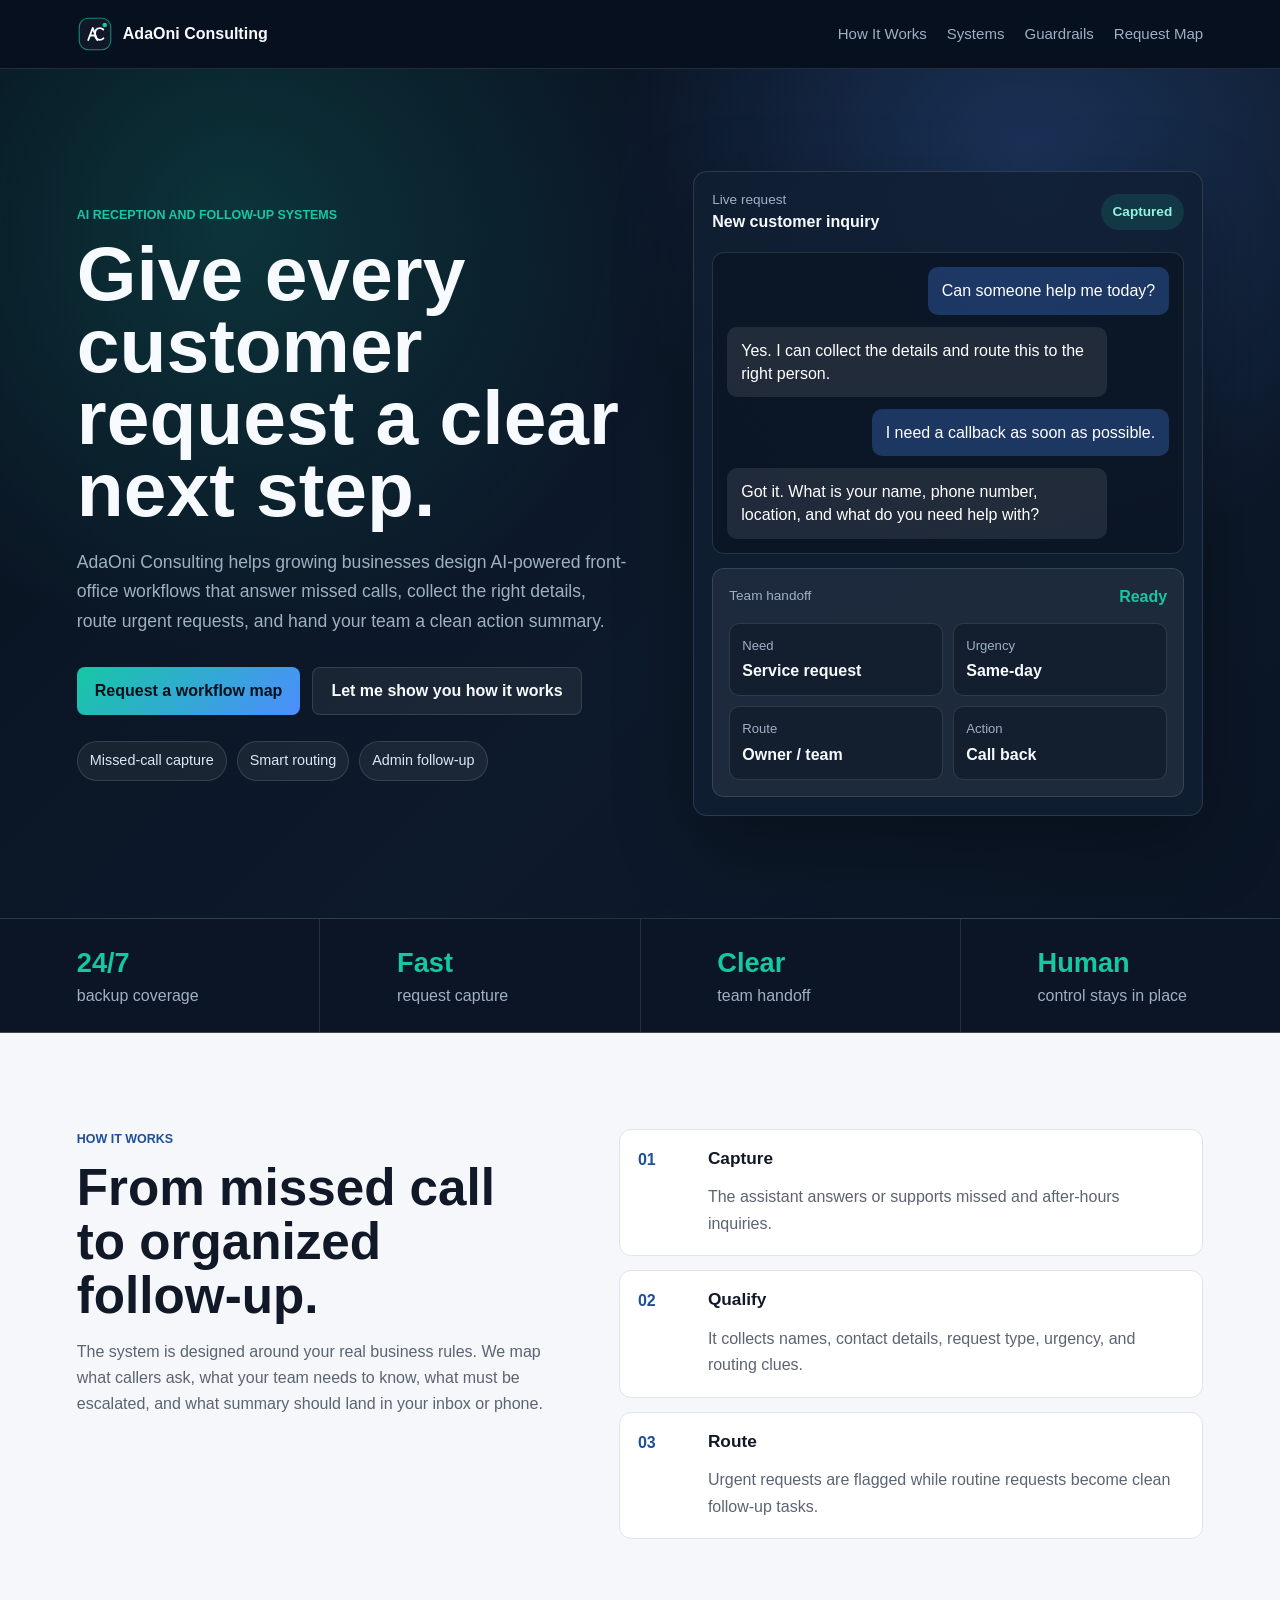
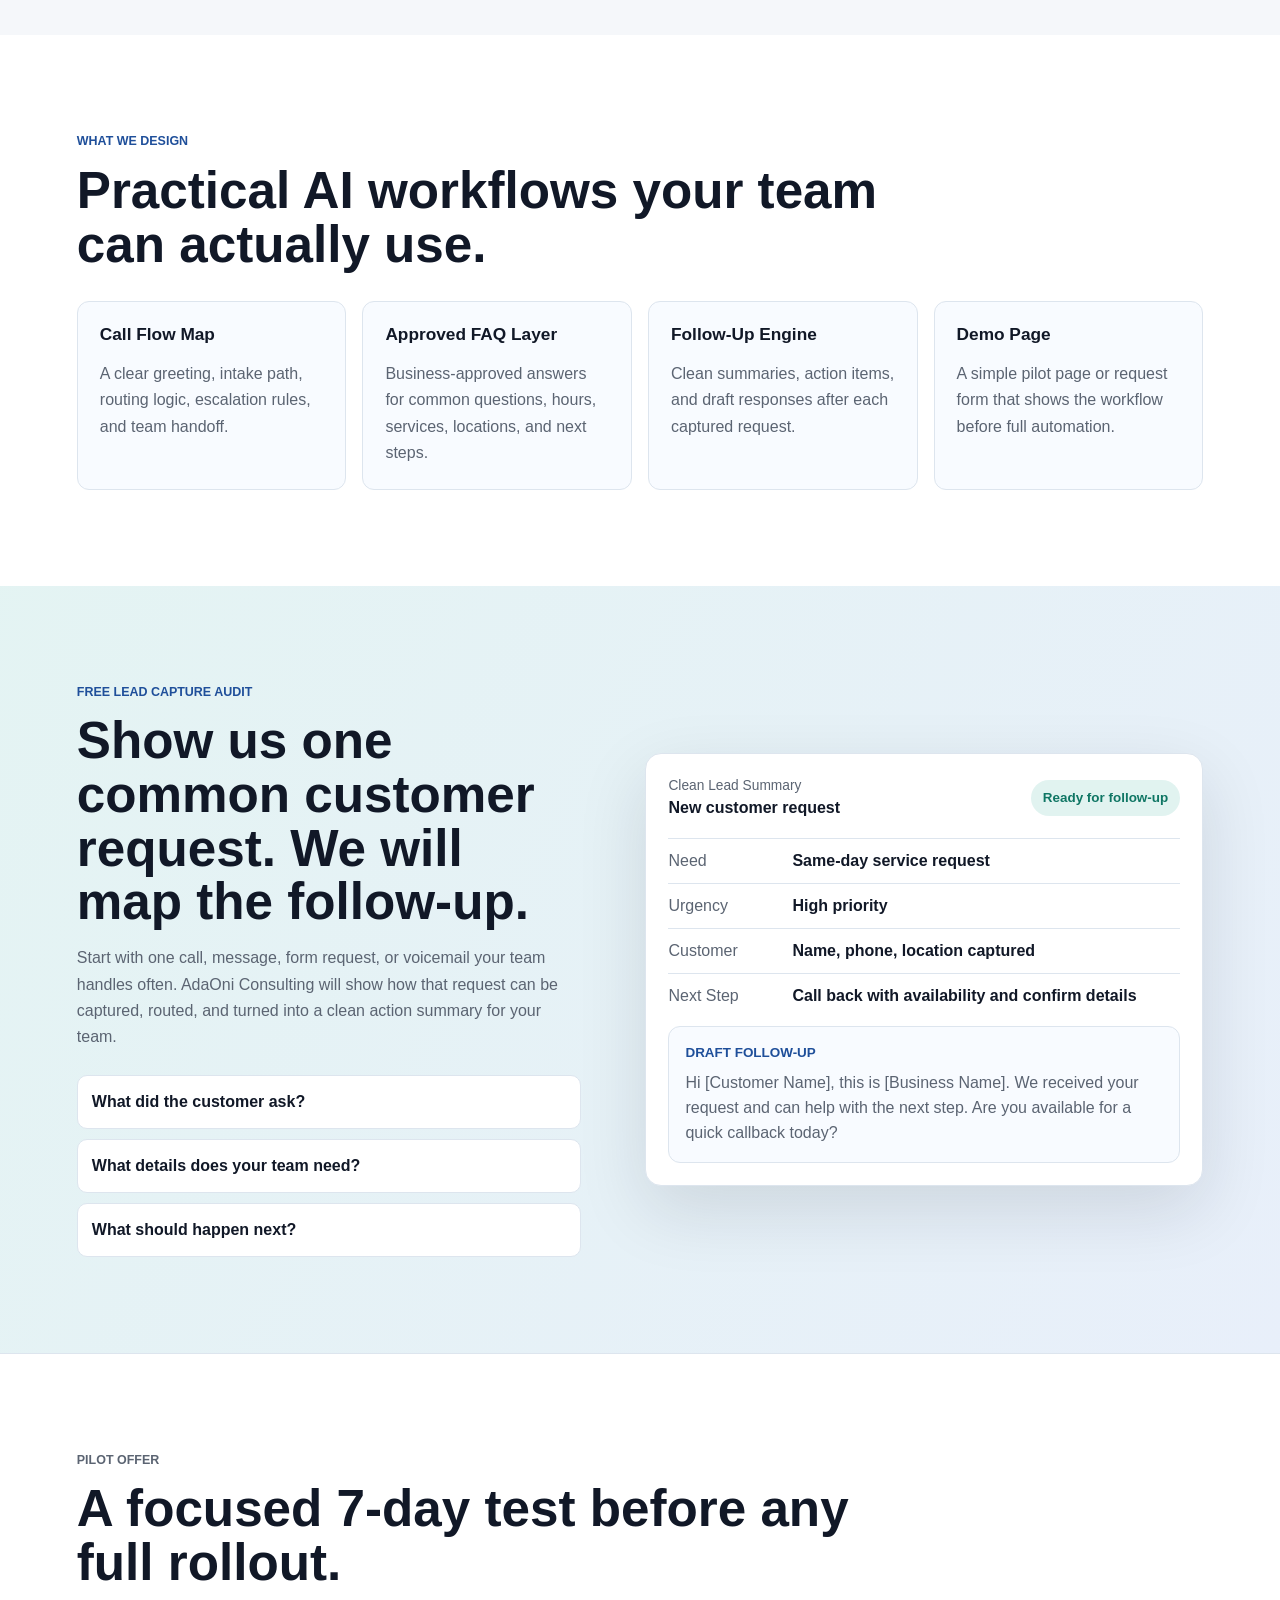
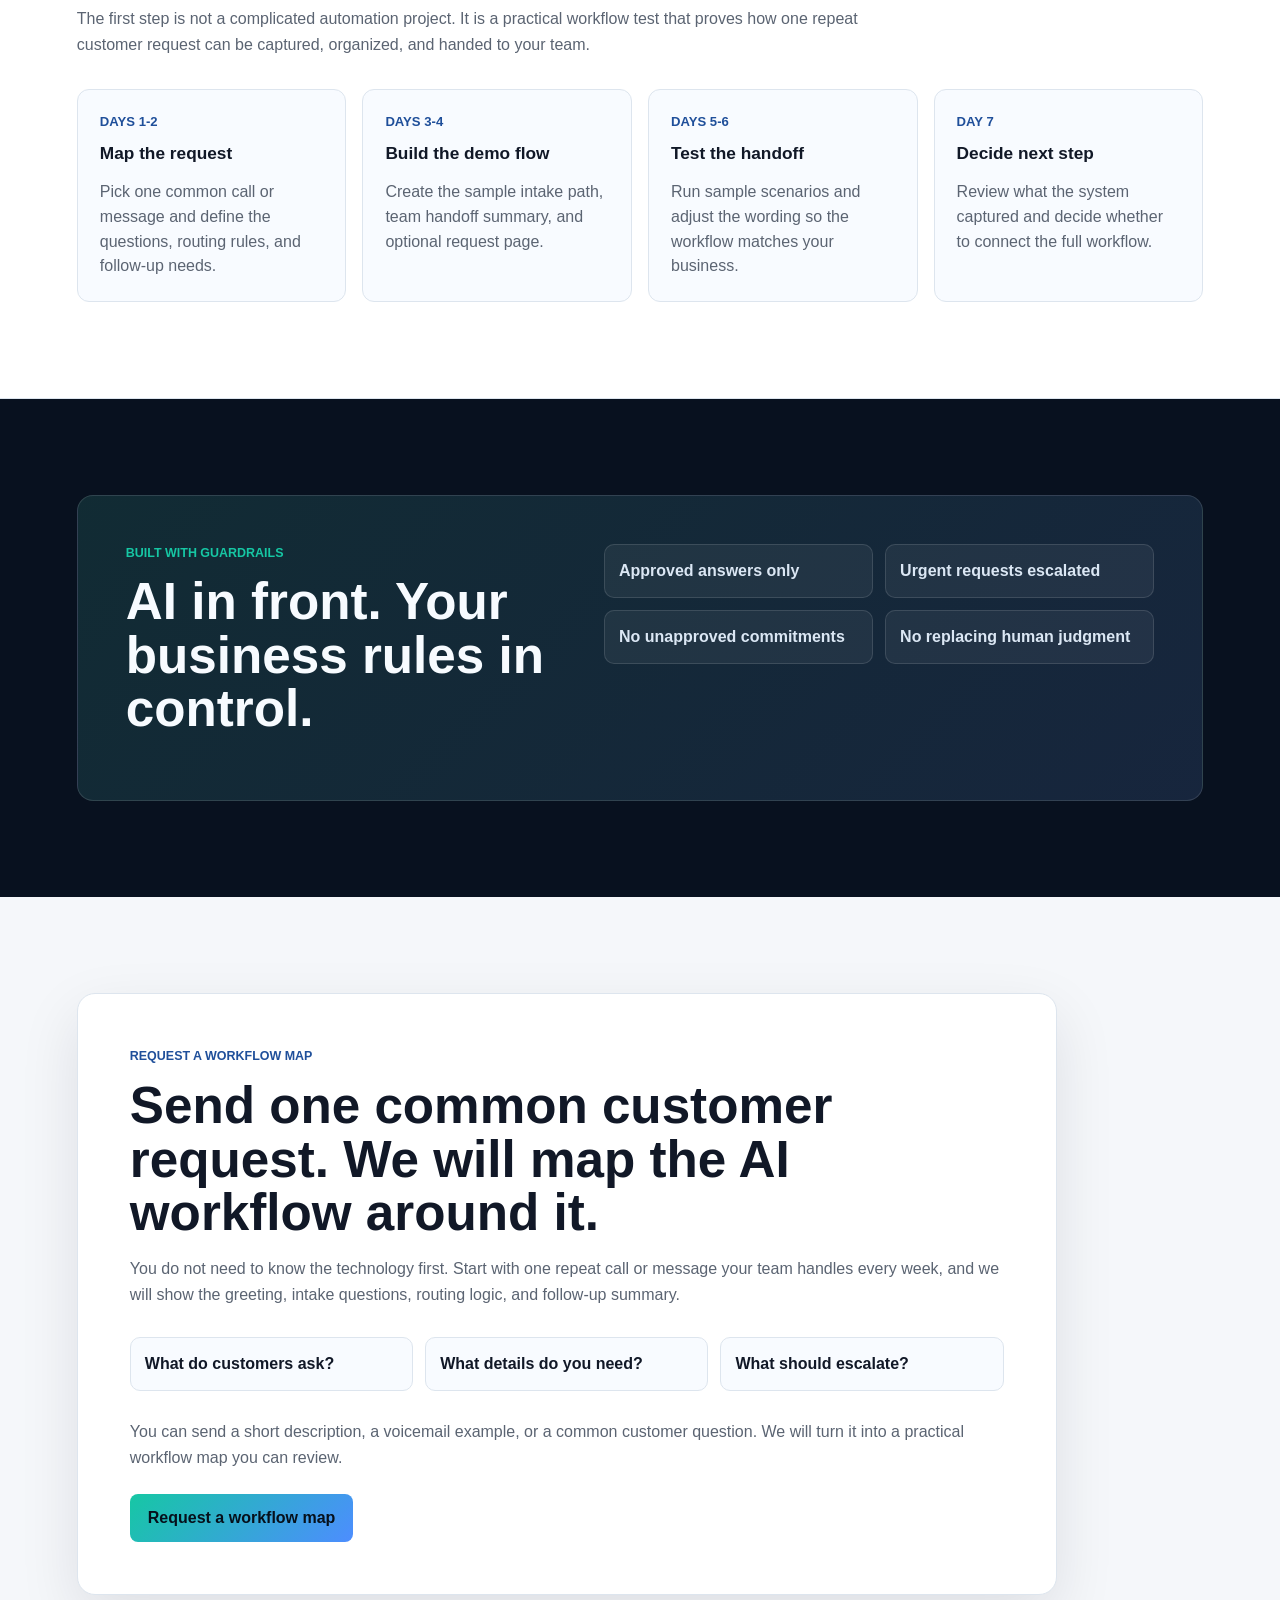
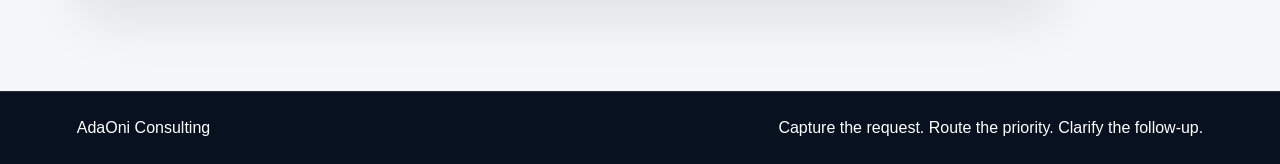
<file: Always_Open_Assistant/index.html>
<!doctype html>
<html lang="en">
  <head>
    <meta charset="utf-8">
    <meta name="viewport" content="width=device-width, initial-scale=1">
    <title>AdaOni Consulting | Always-Open Assistant</title>
    <meta
      name="description"
      content="AdaOni Consulting designs AI receptionist workflows that capture missed calls, collect details, route urgent requests, and prepare clean follow-up for growing businesses."
    >
    <link rel="stylesheet" href="styles.css">
  </head>
  <body>
    <header class="site-header">
      <a class="brand" href="#top" aria-label="AdaOni Consulting home">
        <span class="brand-mark" aria-hidden="true">
          <svg viewBox="0 0 48 48" role="img">
            <rect x="3" y="3" width="42" height="42" rx="12"></rect>
            <path d="M15 32L21 16L27 32M18 26H24"></path>
            <path d="M35 18C33.8 16.8 32.2 16.2 30.4 16.2C26.6 16.2 24 19 24 24C24 29 26.7 31.8 30.4 31.8C32.3 31.8 33.9 31.1 35.2 29.8"></path>
            <circle cx="37" cy="12" r="3"></circle>
          </svg>
        </span>
        <span>AdaOni Consulting</span>
      </a>
      <nav class="nav" aria-label="Main navigation">
        <a href="#how">How It Works</a>
        <a href="#systems">Systems</a>
        <a href="#guardrails">Guardrails</a>
        <a href="#request">Request Map</a>
      </nav>
    </header>

    <main id="top">
      <section class="hero">
        <div class="hero-copy">
          <p class="eyebrow">AI reception and follow-up systems</p>
          <h1>Give every customer request a clear next step.</h1>
          <p class="hero-text">
            AdaOni Consulting helps growing businesses design AI-powered front-office workflows that answer missed
            calls, collect the right details, route urgent requests, and hand your team a clean action summary.
          </p>
          <div class="hero-actions">
            <a class="button primary" href="#request">Request a workflow map</a>
            <a class="button secondary" href="#how">Let me show you how it works</a>
          </div>
          <div class="signal-row" aria-label="Service highlights">
            <span>Missed-call capture</span>
            <span>Smart routing</span>
            <span>Admin follow-up</span>
          </div>
        </div>

        <div class="hero-console" aria-label="Always-Open Assistant system preview">
          <div class="console-top">
            <div>
              <p>Live request</p>
              <strong>New customer inquiry</strong>
            </div>
            <span class="status-pill">Captured</span>
          </div>
          <div class="conversation">
            <div class="bubble customer">Can someone help me today?</div>
            <div class="bubble assistant">Yes. I can collect the details and route this to the right person.</div>
            <div class="bubble customer">I need a callback as soon as possible.</div>
            <div class="bubble assistant">Got it. What is your name, phone number, location, and what do you need help with?</div>
          </div>
          <div class="summary-panel">
            <div class="summary-head">
              <span>Team handoff</span>
              <strong>Ready</strong>
            </div>
            <div class="summary-grid">
              <div><span>Need</span><strong>Service request</strong></div>
              <div><span>Urgency</span><strong>Same-day</strong></div>
              <div><span>Route</span><strong>Owner / team</strong></div>
              <div><span>Action</span><strong>Call back</strong></div>
            </div>
          </div>
        </div>
      </section>

      <section class="proof-strip" aria-label="Service outcomes">
        <div><strong>24/7</strong><span>backup coverage</span></div>
        <div><strong>Fast</strong><span>request capture</span></div>
        <div><strong>Clear</strong><span>team handoff</span></div>
        <div><strong>Human</strong><span>control stays in place</span></div>
      </section>

      <section id="how" class="section split-section">
        <div class="section-copy">
          <p class="eyebrow">How it works</p>
          <h2>From missed call to organized follow-up.</h2>
          <p>
            The system is designed around your real business rules. We map what callers ask, what your team needs to
            know, what must be escalated, and what summary should land in your inbox or phone.
          </p>
        </div>
        <div class="step-stack">
          <article>
            <span>01</span>
            <div>
              <h3>Capture</h3>
              <p>The assistant answers or supports missed and after-hours inquiries.</p>
            </div>
          </article>
          <article>
            <span>02</span>
            <div>
              <h3>Qualify</h3>
              <p>It collects names, contact details, request type, urgency, and routing clues.</p>
            </div>
          </article>
          <article>
            <span>03</span>
            <div>
              <h3>Route</h3>
              <p>Urgent requests are flagged while routine requests become clean follow-up tasks.</p>
            </div>
          </article>
        </div>
      </section>

      <section id="systems" class="section systems-section">
        <div class="section-heading">
          <p class="eyebrow">What we design</p>
          <h2>Practical AI workflows your team can actually use.</h2>
        </div>
        <div class="card-grid">
          <article class="feature-card">
            <h3>Call Flow Map</h3>
            <p>A clear greeting, intake path, routing logic, escalation rules, and team handoff.</p>
          </article>
          <article class="feature-card">
            <h3>Approved FAQ Layer</h3>
            <p>Business-approved answers for common questions, hours, services, locations, and next steps.</p>
          </article>
          <article class="feature-card">
            <h3>Follow-Up Engine</h3>
            <p>Clean summaries, action items, and draft responses after each captured request.</p>
          </article>
          <article class="feature-card">
            <h3>Demo Page</h3>
            <p>A simple pilot page or request form that shows the workflow before full automation.</p>
          </article>
        </div>
      </section>

      <section class="section audit-section">
        <div class="audit-copy">
          <p class="eyebrow">Free Lead Capture Audit</p>
          <h2>Show us one common customer request. We will map the follow-up.</h2>
          <p>
            Start with one call, message, form request, or voicemail your team handles often. AdaOni Consulting will
            show how that request can be captured, routed, and turned into a clean action summary for your team.
          </p>
          <div class="audit-points">
            <span>What did the customer ask?</span>
            <span>What details does your team need?</span>
            <span>What should happen next?</span>
          </div>
        </div>

        <div class="lead-summary" aria-label="Clean lead summary example">
          <div class="lead-summary-top">
            <div>
              <p>Clean Lead Summary</p>
              <strong>New customer request</strong>
            </div>
            <span>Ready for follow-up</span>
          </div>
          <dl>
            <div>
              <dt>Need</dt>
              <dd>Same-day service request</dd>
            </div>
            <div>
              <dt>Urgency</dt>
              <dd>High priority</dd>
            </div>
            <div>
              <dt>Customer</dt>
              <dd>Name, phone, location captured</dd>
            </div>
            <div>
              <dt>Next Step</dt>
              <dd>Call back with availability and confirm details</dd>
            </div>
          </dl>
          <div class="draft-message">
            <p>Draft follow-up</p>
            <span>
              Hi [Customer Name], this is [Business Name]. We received your request and can help with the next step.
              Are you available for a quick callback today?
            </span>
          </div>
        </div>
      </section>

      <section class="section pilot-section">
        <div class="section-heading">
          <p class="eyebrow">Pilot offer</p>
          <h2>A focused 7-day test before any full rollout.</h2>
          <p>
            The first step is not a complicated automation project. It is a practical workflow test that proves how one
            repeat customer request can be captured, organized, and handed to your team.
          </p>
        </div>
        <div class="pilot-grid">
          <article>
            <span>Days 1-2</span>
            <h3>Map the request</h3>
            <p>Pick one common call or message and define the questions, routing rules, and follow-up needs.</p>
          </article>
          <article>
            <span>Days 3-4</span>
            <h3>Build the demo flow</h3>
            <p>Create the sample intake path, team handoff summary, and optional request page.</p>
          </article>
          <article>
            <span>Days 5-6</span>
            <h3>Test the handoff</h3>
            <p>Run sample scenarios and adjust the wording so the workflow matches your business.</p>
          </article>
          <article>
            <span>Day 7</span>
            <h3>Decide next step</h3>
            <p>Review what the system captured and decide whether to connect the full workflow.</p>
          </article>
        </div>
      </section>

      <section id="guardrails" class="section guardrails">
        <div class="guardrail-panel">
          <div>
            <p class="eyebrow">Built with guardrails</p>
            <h2>AI in front. Your business rules in control.</h2>
          </div>
          <div class="guardrail-list">
            <p>Approved answers only</p>
            <p>Urgent requests escalated</p>
            <p>No unapproved commitments</p>
            <p>No replacing human judgment</p>
          </div>
        </div>
      </section>

      <section id="request" class="section request-section">
        <div class="request-card">
          <p class="eyebrow">Request a workflow map</p>
          <h2>Send one common customer request. We will map the AI workflow around it.</h2>
          <p>
            You do not need to know the technology first. Start with one repeat call or message your team handles every
            week, and we will show the greeting, intake questions, routing logic, and follow-up summary.
          </p>
          <div class="question-row">
            <span>What do customers ask?</span>
            <span>What details do you need?</span>
            <span>What should escalate?</span>
          </div>
          <p class="microcopy">
            You can send a short description, a voicemail example, or a common customer question. We will turn it into a
            practical workflow map you can review.
          </p>
          <a class="button primary" href="mailto:Adaoniconsulting@gmail.com?subject=Always-Open%20Assistant%20Workflow%20Map%20Request">Request a workflow map</a>
        </div>
      </section>
    </main>

    <footer class="footer">
      <p>AdaOni Consulting</p>
      <p>Capture the request. Route the priority. Clarify the follow-up.</p>
    </footer>
  </body>
</html>
</file>
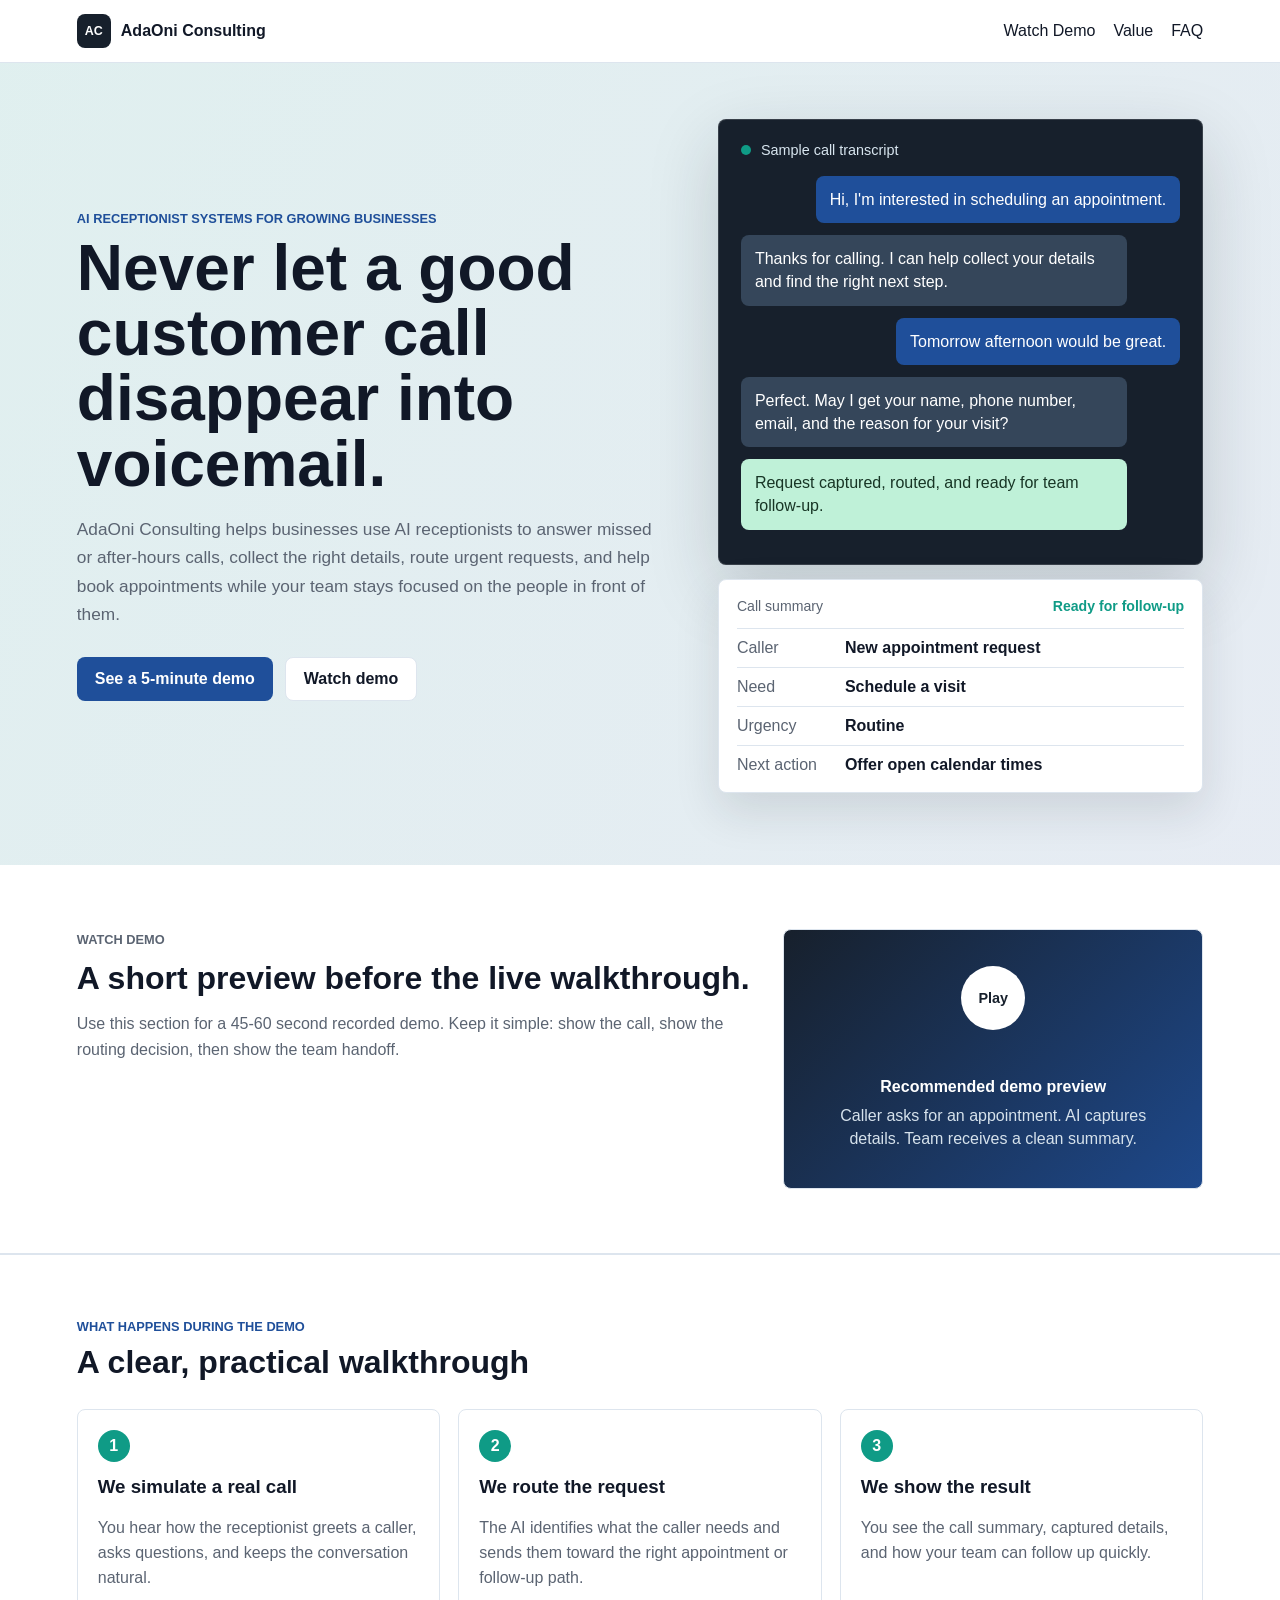
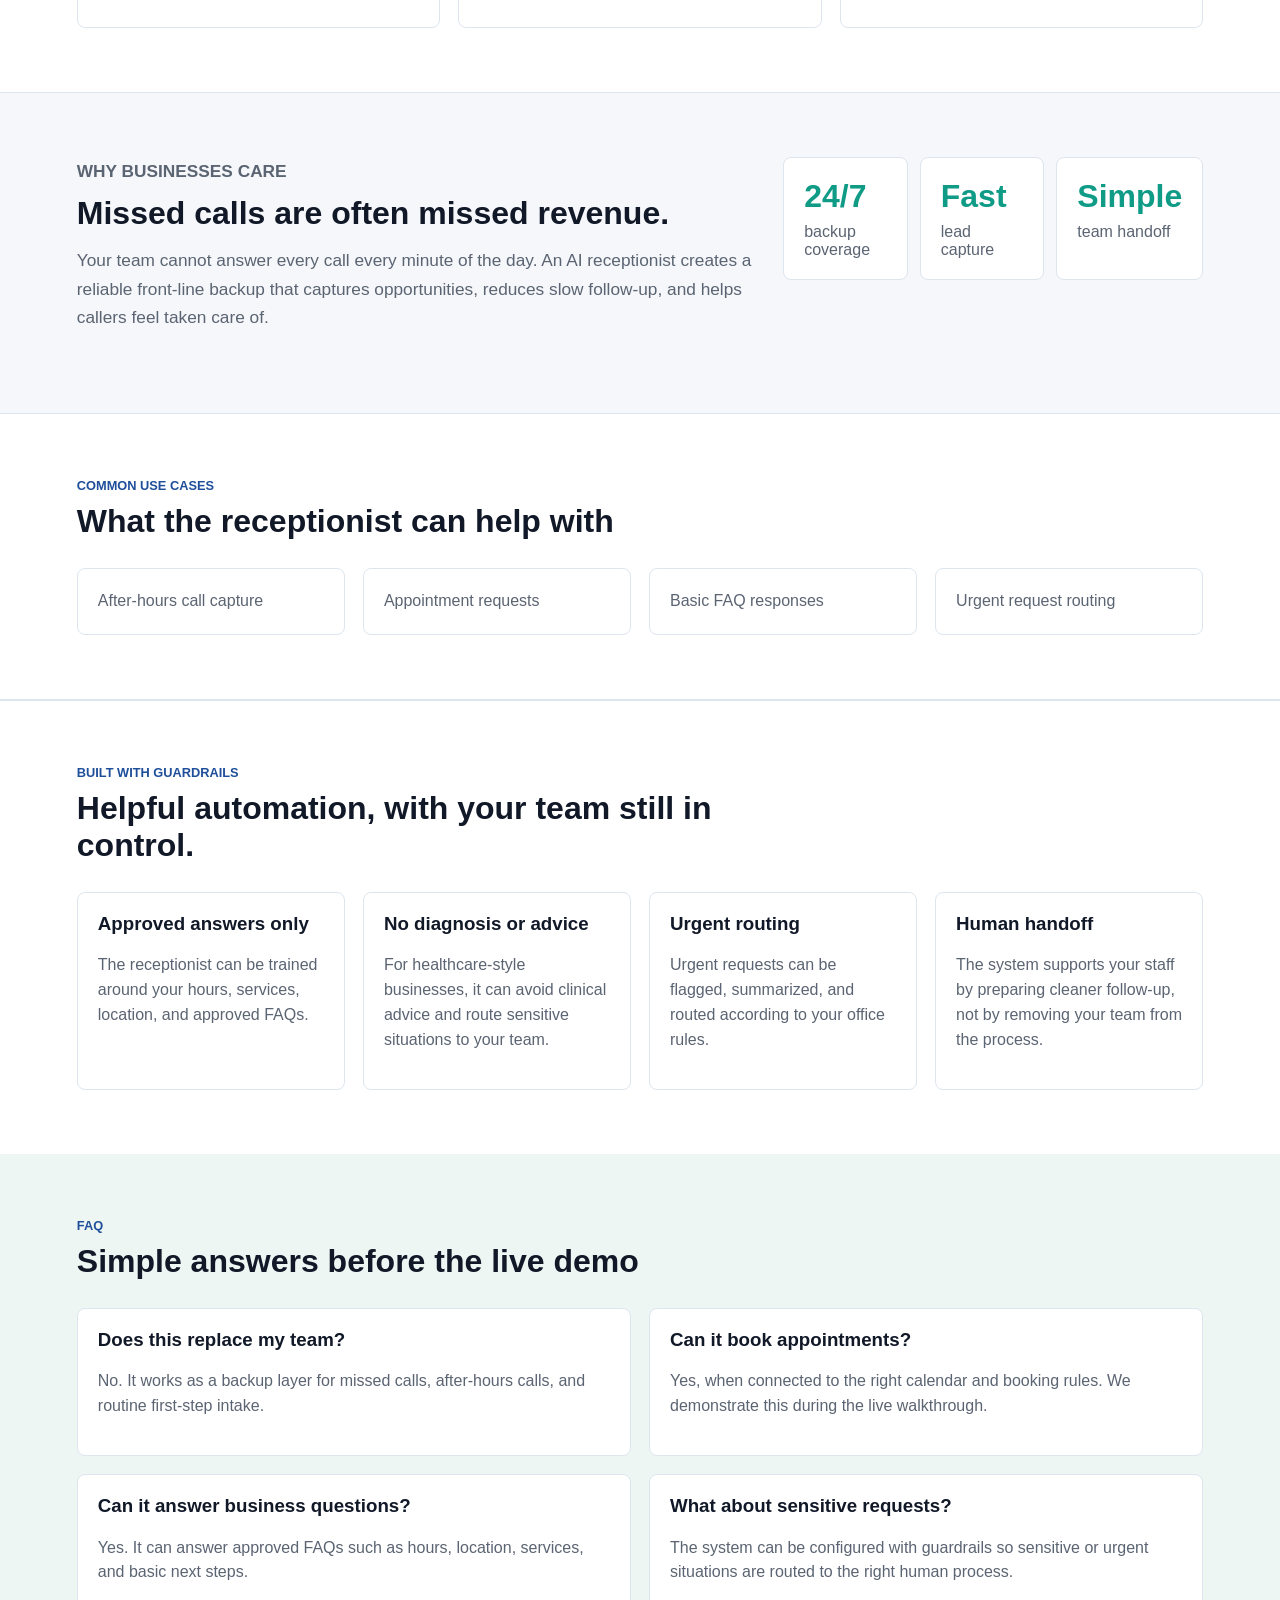
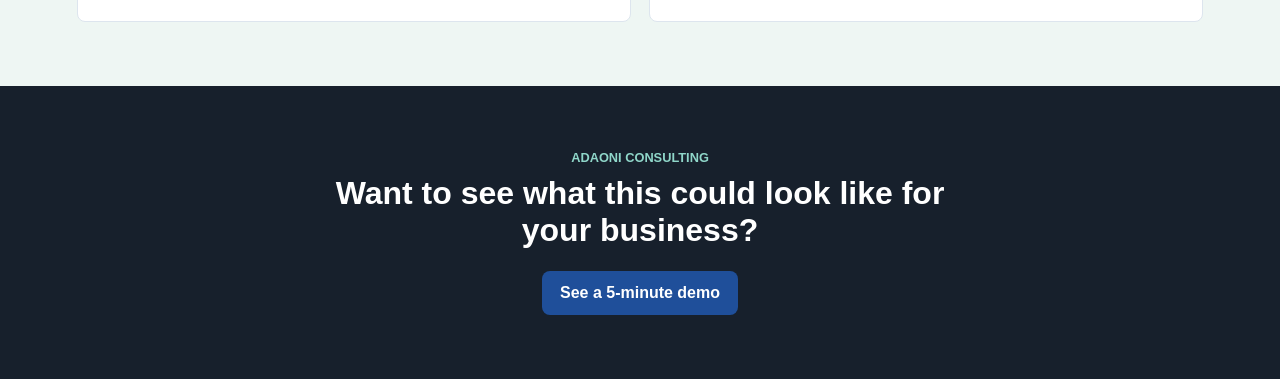
<file: Ava_Dental_Receptionist_Demo_Page/index.html>
<!doctype html>
<html lang="en">
<head>
  <meta charset="utf-8">
  <meta name="viewport" content="width=device-width, initial-scale=1">
  <title>AdaOni Consulting | AI Receptionist Demo</title>
  <link rel="stylesheet" href="styles.css">
</head>
<body>
  <header class="topbar">
    <div class="brand">
      <span class="mark">AC</span>
      <span>AdaOni Consulting</span>
    </div>
    <nav aria-label="Page sections">
      <a href="#watch">Watch Demo</a>
      <a href="#value">Value</a>
      <a href="#faq">FAQ</a>
    </nav>
  </header>

  <main>
    <section class="hero">
      <div class="hero-copy">
        <p class="eyebrow">AI receptionist systems for growing businesses</p>
        <h1>Never let a good customer call disappear into voicemail.</h1>
        <p class="lead">
          AdaOni Consulting helps businesses use AI receptionists to answer missed or after-hours calls,
          collect the right details, route urgent requests, and help book appointments while your team
          stays focused on the people in front of them.
        </p>
        <div class="actions">
          <a class="button primary" href="mailto:michaelonianwa1@gmail.com?subject=5-Minute%20AI%20Receptionist%20Demo%20Request">See a 5-minute demo</a>
          <a class="button secondary" href="#watch">Watch demo</a>
        </div>
      </div>
      <div class="hero-visual" aria-label="AI receptionist demo preview">
        <div class="phone-demo">
          <div class="phone-head">
            <span class="dot"></span>
            <span>Sample call transcript</span>
          </div>
          <div class="message caller">Hi, I'm interested in scheduling an appointment.</div>
          <div class="message assistant">Thanks for calling. I can help collect your details and find the right next step.</div>
          <div class="message caller">Tomorrow afternoon would be great.</div>
          <div class="message assistant">Perfect. May I get your name, phone number, email, and the reason for your visit?</div>
          <div class="message assistant success">Request captured, routed, and ready for team follow-up.</div>
        </div>
        <div class="summary-card">
          <div class="summary-head">
            <span>Call summary</span>
            <strong>Ready for follow-up</strong>
          </div>
          <dl>
            <div>
              <dt>Caller</dt>
              <dd>New appointment request</dd>
            </div>
            <div>
              <dt>Need</dt>
              <dd>Schedule a visit</dd>
            </div>
            <div>
              <dt>Urgency</dt>
              <dd>Routine</dd>
            </div>
            <div>
              <dt>Next action</dt>
              <dd>Offer open calendar times</dd>
            </div>
          </dl>
        </div>
      </div>
    </section>

    <section id="watch" class="watch-section">
      <div class="watch-copy">
        <p class="eyebrow">Watch demo</p>
        <h2>A short preview before the live walkthrough.</h2>
        <p>
          Use this section for a 45-60 second recorded demo. Keep it simple: show the call,
          show the routing decision, then show the team handoff.
        </p>
      </div>
      <div class="video-placeholder" aria-label="Demo video placeholder">
        <button class="play-button" type="button" aria-label="Demo preview placeholder">Play</button>
        <div>
          <strong>Recommended demo preview</strong>
          <span>Caller asks for an appointment. AI captures details. Team receives a clean summary.</span>
        </div>
      </div>
    </section>

    <section id="demo" class="band">
      <div class="section-title">
        <p class="eyebrow">What happens during the demo</p>
        <h2>A clear, practical walkthrough</h2>
      </div>
      <div class="steps">
        <article>
          <span>1</span>
          <h3>We simulate a real call</h3>
          <p>You hear how the receptionist greets a caller, asks questions, and keeps the conversation natural.</p>
        </article>
        <article>
          <span>2</span>
          <h3>We route the request</h3>
          <p>The AI identifies what the caller needs and sends them toward the right appointment or follow-up path.</p>
        </article>
        <article>
          <span>3</span>
          <h3>We show the result</h3>
          <p>You see the call summary, captured details, and how your team can follow up quickly.</p>
        </article>
      </div>
    </section>

    <section id="value" class="value-grid">
      <div>
        <p class="eyebrow">Why businesses care</p>
        <h2>Missed calls are often missed revenue.</h2>
        <p>
          Your team cannot answer every call every minute of the day. An AI receptionist creates a
          reliable front-line backup that captures opportunities, reduces slow follow-up, and helps
          callers feel taken care of.
        </p>
      </div>
      <div class="metrics">
        <div><strong>24/7</strong><span>backup coverage</span></div>
        <div><strong>Fast</strong><span>lead capture</span></div>
        <div><strong>Simple</strong><span>team handoff</span></div>
      </div>
    </section>

    <section class="band">
      <div class="section-title">
        <p class="eyebrow">Common use cases</p>
        <h2>What the receptionist can help with</h2>
      </div>
      <div class="calendar-list">
        <div>After-hours call capture</div>
        <div>Appointment requests</div>
        <div>Basic FAQ responses</div>
        <div>Urgent request routing</div>
      </div>
    </section>

    <section class="safety-section">
      <div class="section-title">
        <p class="eyebrow">Built with guardrails</p>
        <h2>Helpful automation, with your team still in control.</h2>
      </div>
      <div class="safety-grid">
        <article>
          <h3>Approved answers only</h3>
          <p>The receptionist can be trained around your hours, services, location, and approved FAQs.</p>
        </article>
        <article>
          <h3>No diagnosis or advice</h3>
          <p>For healthcare-style businesses, it can avoid clinical advice and route sensitive situations to your team.</p>
        </article>
        <article>
          <h3>Urgent routing</h3>
          <p>Urgent requests can be flagged, summarized, and routed according to your office rules.</p>
        </article>
        <article>
          <h3>Human handoff</h3>
          <p>The system supports your staff by preparing cleaner follow-up, not by removing your team from the process.</p>
        </article>
      </div>
    </section>

    <section id="faq" class="faq-section">
      <div class="section-title">
        <p class="eyebrow">FAQ</p>
        <h2>Simple answers before the live demo</h2>
      </div>
      <div class="faq-grid">
        <article>
          <h3>Does this replace my team?</h3>
          <p>No. It works as a backup layer for missed calls, after-hours calls, and routine first-step intake.</p>
        </article>
        <article>
          <h3>Can it book appointments?</h3>
          <p>Yes, when connected to the right calendar and booking rules. We demonstrate this during the live walkthrough.</p>
        </article>
        <article>
          <h3>Can it answer business questions?</h3>
          <p>Yes. It can answer approved FAQs such as hours, location, services, and basic next steps.</p>
        </article>
        <article>
          <h3>What about sensitive requests?</h3>
          <p>The system can be configured with guardrails so sensitive or urgent situations are routed to the right human process.</p>
        </article>
      </div>
    </section>

    <section class="final-cta">
      <p class="eyebrow">AdaOni Consulting</p>
      <h2>Want to see what this could look like for your business?</h2>
      <a class="button primary" href="mailto:michaelonianwa1@gmail.com?subject=5-Minute%20AI%20Receptionist%20Demo%20Request">See a 5-minute demo</a>
    </section>
  </main>
</body>
</html>
</file>
<file: Always_Open_Assistant/styles.css>
:root {
  color-scheme: dark;
  --ink: #f7fbff;
  --muted: #9fb0c5;
  --deep: #08111f;
  --deep-2: #0d1a2b;
  --panel: #111f33;
  --line: rgba(255, 255, 255, 0.12);
  --mint: #16c7a4;
  --blue: #4d8dff;
  --gold: #e4ad45;
  --paper: #f5f7fa;
  --dark-text: #111827;
  --dark-muted: #5b6472;
  --shadow: 0 26px 80px rgba(0, 0, 0, 0.32);
}

* {
  box-sizing: border-box;
}

html {
  scroll-behavior: smooth;
}

body {
  margin: 0;
  background: var(--deep);
  color: var(--ink);
  font-family: Arial, Helvetica, sans-serif;
  line-height: 1.5;
}

a {
  color: inherit;
  text-decoration: none;
}

.site-header {
  position: sticky;
  top: 0;
  z-index: 20;
  display: flex;
  align-items: center;
  justify-content: space-between;
  gap: 24px;
  padding: 16px 6vw;
  background: rgba(8, 17, 31, 0.9);
  border-bottom: 1px solid var(--line);
  backdrop-filter: blur(18px);
}

.brand {
  display: inline-flex;
  align-items: center;
  gap: 10px;
  font-weight: 800;
}

.brand-mark {
  width: 36px;
  height: 36px;
  flex: 0 0 36px;
}

.brand-mark svg {
  display: block;
  width: 100%;
  height: 100%;
}

.brand-mark rect {
  fill: #111827;
  stroke: rgba(22, 199, 164, 0.64);
  stroke-width: 1.5;
}

.brand-mark path {
  fill: none;
  stroke: #f7fbff;
  stroke-linecap: round;
  stroke-linejoin: round;
  stroke-width: 2.5;
}

.brand-mark circle {
  fill: var(--mint);
}

.nav {
  display: flex;
  flex-wrap: wrap;
  gap: 20px;
  color: var(--muted);
  font-size: 0.94rem;
}

.nav a:hover {
  color: var(--ink);
}

.hero {
  display: grid;
  grid-template-columns: minmax(0, 1.04fr) minmax(340px, 0.96fr);
  gap: clamp(34px, 5vw, 72px);
  align-items: center;
  min-height: calc(100vh - 69px);
  padding: clamp(54px, 8vw, 102px) 6vw;
  background:
    radial-gradient(circle at 18% 18%, rgba(22, 199, 164, 0.18), transparent 34%),
    radial-gradient(circle at 80% 12%, rgba(77, 141, 255, 0.22), transparent 32%),
    linear-gradient(135deg, #08111f 0%, #0d1a2b 58%, #0b1525 100%);
  border-bottom: 1px solid var(--line);
}

.eyebrow {
  margin: 0 0 12px;
  color: var(--mint);
  font-size: 0.78rem;
  font-weight: 800;
  letter-spacing: 0;
  text-transform: uppercase;
}

h1,
h2,
h3,
p {
  overflow-wrap: anywhere;
}

h1,
h2,
h3 {
  margin-top: 0;
}

h1 {
  max-width: 920px;
  margin-bottom: 22px;
  font-size: clamp(2.75rem, 6vw, 6.7rem);
  line-height: 0.94;
  letter-spacing: 0;
}

h2 {
  margin-bottom: 16px;
  font-size: clamp(1.85rem, 4vw, 3.35rem);
  line-height: 1.05;
  letter-spacing: 0;
}

h3 {
  margin-bottom: 8px;
  font-size: 1.08rem;
  line-height: 1.2;
}

.hero-text {
  max-width: 760px;
  margin: 0;
  color: var(--muted);
  font-size: 1.1rem;
  line-height: 1.7;
}

.hero-actions {
  display: flex;
  flex-wrap: wrap;
  gap: 12px;
  margin-top: 30px;
}

.button {
  display: inline-flex;
  min-height: 48px;
  align-items: center;
  justify-content: center;
  border-radius: 8px;
  padding: 0 18px;
  font-weight: 800;
}

.button.primary {
  background: linear-gradient(135deg, var(--mint), var(--blue));
  color: #06101b;
}

.button.secondary {
  border: 1px solid var(--line);
  background: rgba(255, 255, 255, 0.06);
  color: var(--ink);
}

.signal-row {
  display: flex;
  flex-wrap: wrap;
  gap: 10px;
  margin-top: 26px;
}

.signal-row span {
  border: 1px solid var(--line);
  border-radius: 999px;
  padding: 8px 12px;
  background: rgba(255, 255, 255, 0.06);
  color: #dbe7f4;
  font-size: 0.9rem;
}

.hero-console {
  border: 1px solid var(--line);
  border-radius: 14px;
  padding: 18px;
  background: rgba(17, 31, 51, 0.86);
  box-shadow: var(--shadow);
}

.console-top,
.summary-head {
  display: flex;
  align-items: center;
  justify-content: space-between;
  gap: 16px;
}

.console-top {
  margin-bottom: 18px;
}

.console-top p,
.console-top strong,
.summary-head span,
.summary-head strong {
  display: block;
  margin: 0;
}

.console-top p,
.summary-head span {
  color: var(--muted);
  font-size: 0.85rem;
}

.status-pill {
  border-radius: 999px;
  padding: 8px 12px;
  background: rgba(22, 199, 164, 0.14);
  color: #8ff5df;
  font-weight: 800;
  font-size: 0.85rem;
}

.conversation {
  display: grid;
  gap: 12px;
  padding: 14px;
  border: 1px solid var(--line);
  border-radius: 12px;
  background: rgba(8, 17, 31, 0.56);
}

.bubble {
  max-width: 86%;
  border-radius: 10px;
  padding: 12px 14px;
  color: #fff;
  line-height: 1.45;
}

.customer {
  justify-self: end;
  background: rgba(77, 141, 255, 0.28);
}

.assistant {
  justify-self: start;
  background: rgba(255, 255, 255, 0.09);
}

.summary-panel {
  margin-top: 14px;
  border: 1px solid var(--line);
  border-radius: 12px;
  padding: 16px;
  background: rgba(255, 255, 255, 0.06);
}

.summary-head {
  margin-bottom: 14px;
}

.summary-head strong {
  color: var(--mint);
}

.summary-grid {
  display: grid;
  grid-template-columns: repeat(2, minmax(0, 1fr));
  gap: 10px;
}

.summary-grid div {
  border: 1px solid var(--line);
  border-radius: 10px;
  padding: 12px;
  background: rgba(8, 17, 31, 0.44);
}

.summary-grid span,
.summary-grid strong {
  display: block;
}

.summary-grid span {
  color: var(--muted);
  font-size: 0.82rem;
}

.summary-grid strong {
  margin-top: 4px;
}

.proof-strip {
  display: grid;
  grid-template-columns: repeat(4, minmax(0, 1fr));
  gap: 1px;
  background: var(--line);
  border-bottom: 1px solid var(--line);
}

.proof-strip div {
  padding: 24px 6vw;
  background: #0b1525;
}

.proof-strip strong,
.proof-strip span {
  display: block;
}

.proof-strip strong {
  color: var(--mint);
  font-size: 1.7rem;
}

.proof-strip span {
  color: var(--muted);
}

.section {
  padding: clamp(58px, 8vw, 96px) 6vw;
}

.split-section {
  display: grid;
  grid-template-columns: minmax(0, 0.9fr) minmax(320px, 1.1fr);
  gap: clamp(28px, 5vw, 72px);
  align-items: start;
  background: var(--paper);
  color: var(--dark-text);
}

.split-section .eyebrow,
.systems-section .eyebrow,
.request-section .eyebrow {
  color: #1f4f9a;
}

.section-copy p,
.section-heading p,
.feature-card p,
.step-stack p,
.request-card p {
  color: var(--dark-muted);
  line-height: 1.65;
}

.step-stack {
  display: grid;
  gap: 14px;
}

.step-stack article {
  display: grid;
  grid-template-columns: 54px 1fr;
  gap: 16px;
  align-items: start;
  border: 1px solid #dde5ee;
  border-radius: 12px;
  padding: 18px;
  background: #fff;
}

.step-stack span {
  color: #1f4f9a;
  font-weight: 900;
}

.step-stack p,
.feature-card p {
  margin-bottom: 0;
}

.systems-section {
  background: #fff;
  color: var(--dark-text);
}

.audit-section {
  display: grid;
  grid-template-columns: minmax(0, 0.95fr) minmax(320px, 1.05fr);
  gap: clamp(28px, 5vw, 72px);
  align-items: center;
  background:
    linear-gradient(120deg, rgba(22, 199, 164, 0.08), rgba(77, 141, 255, 0.08)),
    #f5f7fa;
  color: var(--dark-text);
}

.audit-section .eyebrow {
  color: #1f4f9a;
}

.audit-copy p {
  max-width: 760px;
  color: var(--dark-muted);
  line-height: 1.65;
}

.audit-points {
  display: grid;
  gap: 10px;
  margin-top: 24px;
}

.audit-points span {
  border: 1px solid #dde5ee;
  border-radius: 10px;
  padding: 14px;
  background: #fff;
  color: var(--dark-text);
  font-weight: 800;
}

.lead-summary {
  border: 1px solid #dde5ee;
  border-radius: 16px;
  padding: 22px;
  background: #fff;
  box-shadow: 0 24px 70px rgba(17, 24, 39, 0.12);
}

.lead-summary-top {
  display: flex;
  align-items: center;
  justify-content: space-between;
  gap: 18px;
  margin-bottom: 18px;
}

.lead-summary-top p,
.lead-summary-top strong {
  display: block;
  margin: 0;
}

.lead-summary-top p {
  color: var(--dark-muted);
  font-size: 0.86rem;
}

.lead-summary-top strong {
  color: var(--dark-text);
}

.lead-summary-top span {
  border-radius: 999px;
  padding: 8px 12px;
  background: rgba(15, 155, 134, 0.12);
  color: #0f7664;
  font-size: 0.84rem;
  font-weight: 800;
}

.lead-summary dl {
  display: grid;
  gap: 10px;
  margin: 0;
}

.lead-summary dl div {
  display: grid;
  grid-template-columns: 110px 1fr;
  gap: 14px;
  border-top: 1px solid #dde5ee;
  padding-top: 10px;
}

.lead-summary dt {
  color: var(--dark-muted);
}

.lead-summary dd {
  margin: 0;
  color: var(--dark-text);
  font-weight: 800;
}

.draft-message {
  margin-top: 18px;
  border: 1px solid #dde5ee;
  border-radius: 12px;
  padding: 16px;
  background: #f8fbff;
}

.draft-message p {
  margin: 0 0 8px;
  color: #1f4f9a;
  font-size: 0.84rem;
  font-weight: 800;
  text-transform: uppercase;
}

.draft-message span {
  display: block;
  color: var(--dark-muted);
  line-height: 1.55;
}

.section-heading {
  max-width: 820px;
  margin-bottom: 30px;
}

.card-grid {
  display: grid;
  grid-template-columns: repeat(4, minmax(0, 1fr));
  gap: 16px;
}

.feature-card {
  border: 1px solid #dde5ee;
  border-radius: 12px;
  padding: 22px;
  background: #f8fbff;
}

.guardrails {
  background: #08111f;
}

.pilot-section {
  background: #fff;
  color: var(--dark-text);
  border-top: 1px solid #dde5ee;
  border-bottom: 1px solid #dde5ee;
}

.pilot-section .eyebrow {
  color: #1f4f9a;
}

.pilot-section .section-heading p {
  color: var(--dark-muted);
}

.pilot-grid {
  display: grid;
  grid-template-columns: repeat(4, minmax(0, 1fr));
  gap: 16px;
}

.pilot-grid article {
  border: 1px solid #dde5ee;
  border-radius: 12px;
  padding: 22px;
  background: #f8fbff;
}

.pilot-grid span {
  display: block;
  margin-bottom: 12px;
  color: #1f4f9a;
  font-size: 0.82rem;
  font-weight: 900;
  text-transform: uppercase;
}

.pilot-grid p {
  margin-bottom: 0;
  color: var(--dark-muted);
  line-height: 1.55;
}

.guardrail-panel {
  display: grid;
  grid-template-columns: minmax(0, 0.9fr) minmax(300px, 1.1fr);
  gap: 28px;
  align-items: start;
  border: 1px solid var(--line);
  border-radius: 16px;
  padding: clamp(24px, 5vw, 48px);
  background:
    linear-gradient(135deg, rgba(22, 199, 164, 0.10), rgba(77, 141, 255, 0.10)),
    rgba(255, 255, 255, 0.04);
}

.guardrail-list {
  display: grid;
  grid-template-columns: repeat(2, minmax(0, 1fr));
  gap: 12px;
}

.guardrail-list p {
  margin: 0;
  border: 1px solid var(--line);
  border-radius: 10px;
  padding: 14px;
  background: rgba(255, 255, 255, 0.06);
  color: #dbe7f4;
  font-weight: 700;
}

.request-section {
  background: var(--paper);
  color: var(--dark-text);
}

.request-card {
  max-width: 980px;
  border: 1px solid #dde5ee;
  border-radius: 18px;
  padding: clamp(24px, 5vw, 52px);
  background: #fff;
  box-shadow: 0 22px 60px rgba(17, 24, 39, 0.10);
}

.question-row {
  display: grid;
  grid-template-columns: repeat(3, minmax(0, 1fr));
  gap: 12px;
  margin: 28px 0;
}

.question-row span {
  border: 1px solid #dde5ee;
  border-radius: 10px;
  padding: 14px;
  background: #f8fbff;
  color: var(--dark-text);
  font-weight: 800;
}

.microcopy {
  margin: 0 0 22px;
  color: var(--dark-muted);
  line-height: 1.6;
}

.footer {
  display: flex;
  flex-wrap: wrap;
  justify-content: space-between;
  gap: 12px;
  padding: 24px 6vw;
  border-top: 1px solid var(--line);
  background: #08111f;
  color: #fff;
}

.footer p {
  margin: 0;
}

@media (max-width: 980px) {
  .hero,
  .split-section,
  .guardrail-panel,
  .audit-section {
    grid-template-columns: 1fr;
  }

  .card-grid,
  .pilot-grid,
  .proof-strip {
    grid-template-columns: repeat(2, minmax(0, 1fr));
  }
}

@media (max-width: 680px) {
  .site-header {
    align-items: flex-start;
    flex-direction: column;
  }

  .nav {
    width: 100%;
    justify-content: space-between;
    gap: 10px;
    font-size: 0.86rem;
  }

  .hero {
    min-height: auto;
    padding-top: 44px;
  }

  .card-grid,
  .pilot-grid,
  .summary-grid,
  .proof-strip,
  .guardrail-list,
  .question-row,
  .lead-summary dl div {
    grid-template-columns: 1fr;
  }

  .hero-actions,
  .button {
    width: 100%;
  }
}
</file>
<file: Ava_Dental_Receptionist_Demo_Page/styles.css>
:root {
  color-scheme: light;
  --ink: #111827;
  --muted: #5b6472;
  --line: #dde5ee;
  --panel: #ffffff;
  --soft: #eef6f3;
  --mint: #0f9b86;
  --blue: #1f4f9a;
  --gold: #d8a23a;
  --charcoal: #17202c;
  --bg: #f5f7fa;
}

* {
  box-sizing: border-box;
}

body {
  margin: 0;
  font-family: Arial, Helvetica, sans-serif;
  color: var(--ink);
  background: var(--bg);
}

.topbar {
  position: sticky;
  top: 0;
  z-index: 10;
  display: flex;
  justify-content: space-between;
  align-items: center;
  padding: 14px 6vw;
  background: rgba(255, 255, 255, 0.94);
  border-bottom: 1px solid var(--line);
}

.brand {
  display: flex;
  align-items: center;
  gap: 10px;
  font-weight: 700;
}

.mark {
  display: grid;
  place-items: center;
  width: 34px;
  height: 34px;
  color: white;
  background: var(--charcoal);
  border-radius: 8px;
  font-size: 0.78rem;
}

nav {
  display: flex;
  gap: 18px;
}

nav a,
.button {
  color: var(--ink);
  text-decoration: none;
}

.hero {
  display: grid;
  grid-template-columns: minmax(0, 1.1fr) minmax(320px, 0.9fr);
  gap: 48px;
  align-items: center;
  min-height: 86vh;
  padding: 56px 6vw 72px;
  background:
    linear-gradient(120deg, rgba(15,155,134,0.10), rgba(31,79,154,0.08)),
    linear-gradient(0deg, rgba(255,255,255,0.25), rgba(255,255,255,0.25));
}

.eyebrow {
  margin: 0 0 10px;
  color: var(--blue);
  font-size: 0.8rem;
  font-weight: 700;
  letter-spacing: 0;
  text-transform: uppercase;
}

h1,
h2,
h3,
p {
  margin-top: 0;
}

h1 {
  max-width: 860px;
  margin-bottom: 18px;
  font-size: clamp(2.3rem, 5vw, 5.2rem);
  line-height: 1.02;
}

h2 {
  margin-bottom: 14px;
  font-size: 2rem;
}

.lead,
.value-grid p {
  color: var(--muted);
  font-size: 1.08rem;
  line-height: 1.65;
}

.actions {
  display: flex;
  flex-wrap: wrap;
  gap: 12px;
  margin-top: 28px;
}

.button {
  display: inline-flex;
  align-items: center;
  justify-content: center;
  min-height: 44px;
  padding: 0 18px;
  border-radius: 8px;
  font-weight: 700;
}

.primary {
  color: white;
  background: var(--blue);
}

.secondary {
  background: white;
  border: 1px solid var(--line);
}

.hero-visual {
  display: grid;
  gap: 14px;
}

.phone-demo {
  padding: 22px;
  background: var(--charcoal);
  border: 1px solid rgba(255,255,255,0.14);
  border-radius: 8px;
  box-shadow: 0 24px 70px rgba(23,32,42,0.18);
}

.phone-head {
  display: flex;
  align-items: center;
  gap: 10px;
  margin-bottom: 18px;
  color: #d8e5ef;
  font-size: 0.9rem;
}

.dot {
  width: 10px;
  height: 10px;
  background: var(--mint);
  border-radius: 50%;
}

.message {
  width: fit-content;
  max-width: 88%;
  margin: 12px 0;
  padding: 12px 14px;
  color: white;
  border-radius: 8px;
  line-height: 1.45;
}

.caller {
  margin-left: auto;
  background: var(--blue);
}

.assistant {
  background: #35465a;
}

.success {
  color: #173525;
  background: #bff1d8;
}

.summary-card {
  padding: 18px;
  background: white;
  border: 1px solid var(--line);
  border-radius: 8px;
  box-shadow: 0 18px 45px rgba(23,32,42,0.12);
}

.summary-head {
  display: flex;
  justify-content: space-between;
  gap: 12px;
  align-items: center;
  margin-bottom: 14px;
  color: var(--muted);
  font-size: 0.88rem;
}

.summary-head strong {
  color: var(--mint);
}

dl {
  display: grid;
  gap: 10px;
  margin: 0;
}

dl div {
  display: grid;
  grid-template-columns: 96px 1fr;
  gap: 12px;
  padding-top: 10px;
  border-top: 1px solid var(--line);
}

dt {
  color: var(--muted);
}

dd {
  margin: 0;
  font-weight: 700;
}

.band,
.value-grid,
.faq-section,
.watch-section,
.safety-section,
.final-cta {
  padding: 64px 6vw;
}

.band {
  background: white;
  border-top: 1px solid var(--line);
  border-bottom: 1px solid var(--line);
}

.section-title {
  max-width: 720px;
  margin-bottom: 28px;
}

.steps,
.calendar-list,
.value-grid,
.faq-grid,
.safety-grid,
.watch-section {
  display: grid;
  gap: 18px;
}

.steps {
  grid-template-columns: repeat(3, minmax(0, 1fr));
}

.steps article,
.faq-grid article,
.safety-grid article,
.metrics div,
.calendar-list div,
.video-placeholder {
  padding: 20px;
  background: var(--panel);
  border: 1px solid var(--line);
  border-radius: 8px;
}

.steps span {
  display: grid;
  place-items: center;
  width: 32px;
  height: 32px;
  margin-bottom: 14px;
  color: white;
  background: var(--mint);
  border-radius: 50%;
  font-weight: 700;
}

.steps p,
.calendar-list div {
  color: var(--muted);
  line-height: 1.55;
}

.value-grid,
.watch-section {
  grid-template-columns: minmax(0, 1fr) minmax(280px, 420px);
  align-items: start;
}

.metrics {
  display: grid;
  grid-template-columns: repeat(3, 1fr);
  gap: 12px;
}

.metrics strong {
  display: block;
  margin-bottom: 8px;
  color: var(--mint);
  font-size: 2rem;
}

.metrics span {
  color: var(--muted);
}

.calendar-list {
  grid-template-columns: repeat(4, minmax(0, 1fr));
}

.faq-section {
  background: var(--soft);
}

.faq-grid {
  grid-template-columns: repeat(2, minmax(0, 1fr));
}

.faq-grid p,
.safety-grid p {
  color: var(--muted);
  line-height: 1.55;
}

.safety-section {
  background: white;
  border-top: 1px solid var(--line);
}

.safety-grid {
  grid-template-columns: repeat(4, minmax(0, 1fr));
}

.watch-section {
  background: #ffffff;
  border-bottom: 1px solid var(--line);
}

.watch-copy p {
  color: var(--muted);
  line-height: 1.65;
}

.video-placeholder {
  min-height: 260px;
  display: grid;
  place-items: center;
  text-align: center;
  background:
    linear-gradient(135deg, rgba(23,32,44,0.94), rgba(31,79,154,0.86)),
    var(--charcoal);
  color: white;
}

.play-button {
  width: 64px;
  height: 64px;
  margin-bottom: 14px;
  color: var(--charcoal);
  background: white;
  border: 0;
  border-radius: 50%;
  font-size: 0.9rem;
  font-weight: 700;
  cursor: default;
}

.video-placeholder span {
  display: block;
  max-width: 320px;
  margin-top: 8px;
  color: #d6e2ec;
  line-height: 1.45;
}

.final-cta {
  text-align: center;
  background: var(--charcoal);
  color: white;
}

.final-cta .eyebrow {
  color: #8fd6c9;
}

.final-cta h2 {
  max-width: 680px;
  margin-right: auto;
  margin-left: auto;
}

.final-cta .button {
  margin-top: 8px;
}

@media (max-width: 860px) {
  .topbar,
  nav,
  .actions {
    align-items: flex-start;
  }

  .topbar {
    gap: 12px;
    flex-direction: column;
  }

  nav {
    flex-wrap: wrap;
  }

  .hero,
  .steps,
  .value-grid,
  .watch-section,
  .calendar-list,
  .metrics,
  .faq-grid,
  .safety-grid {
    grid-template-columns: 1fr;
  }

  .hero {
    min-height: auto;
    padding-top: 40px;
  }
}
</file>
